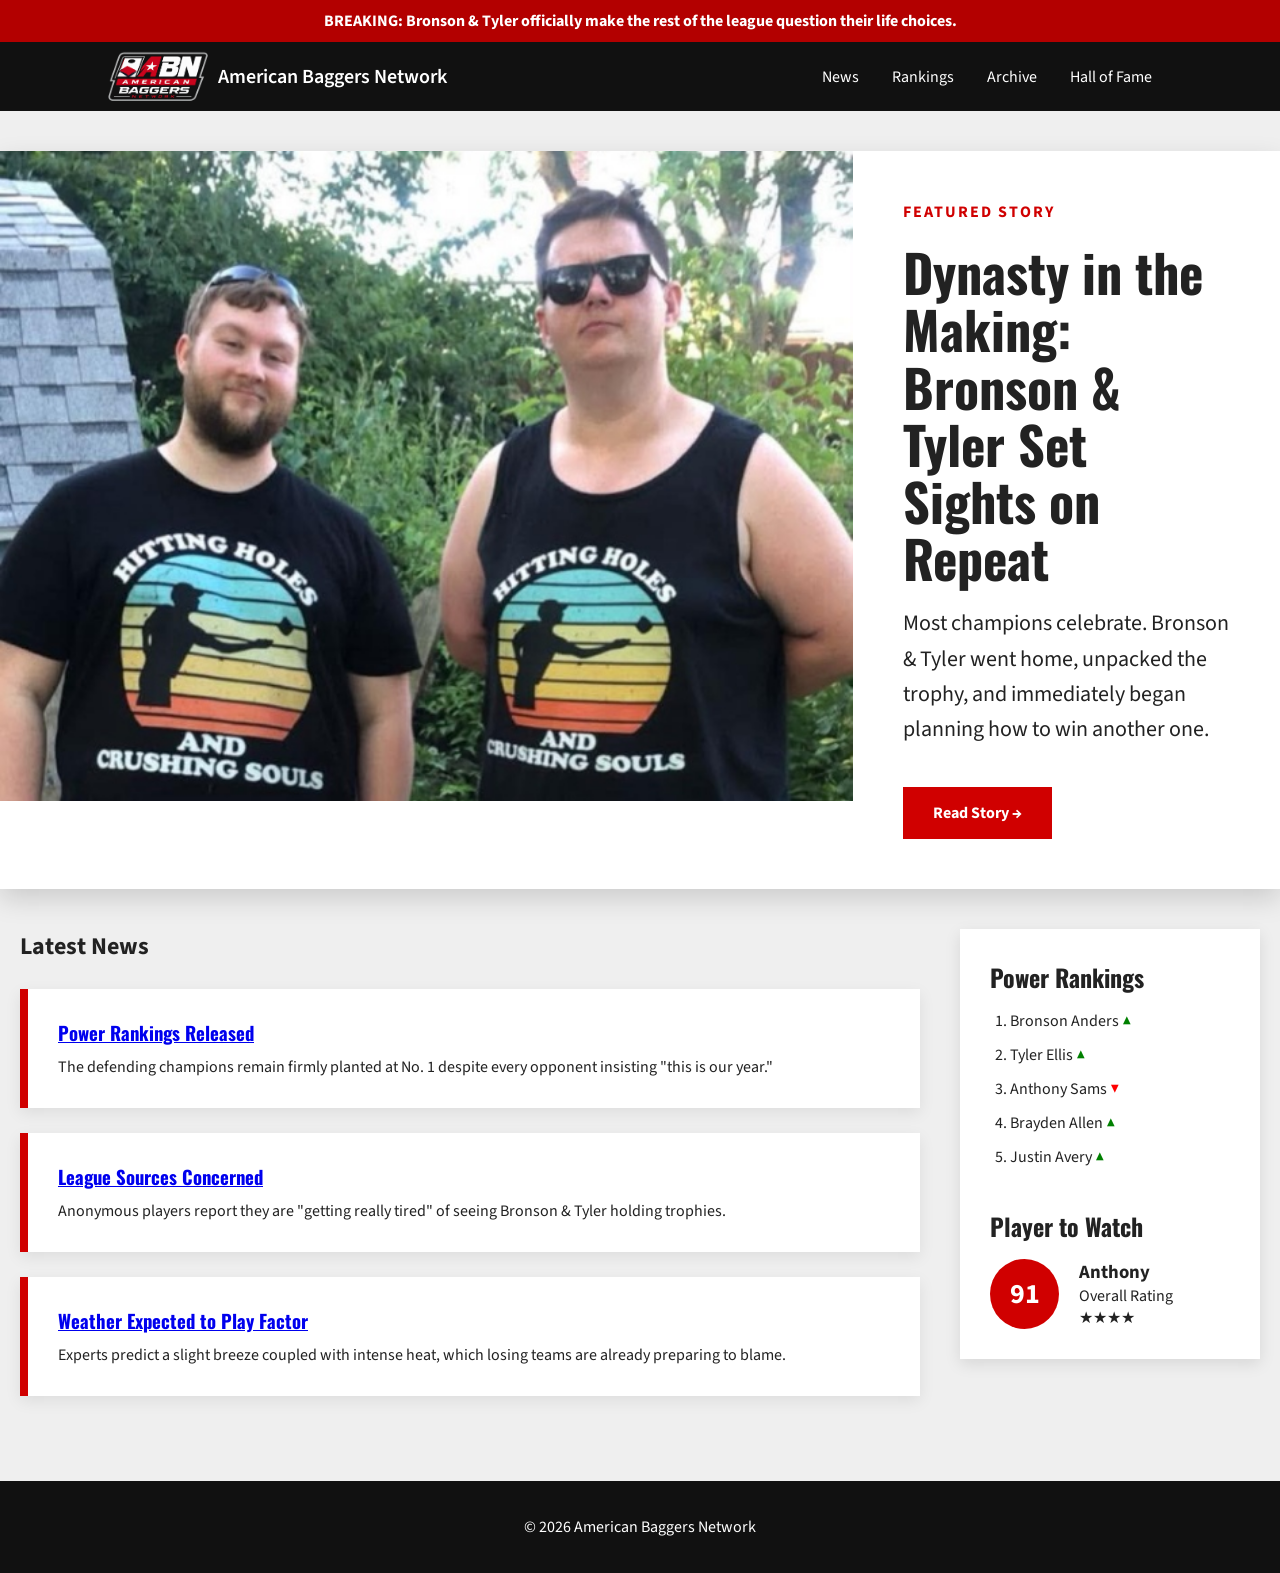
<file: index.html>
<!DOCTYPE html>
<html lang="en">
<head>

    <meta charset="UTF-8">
    <meta name="viewport" content="width=device-width, initial-scale=1.0">

    <title>American Baggers Network</title>

    <link rel="stylesheet" href="style.css">

    <!-- Google Font -->
    <link rel="preconnect" href="https://fonts.googleapis.com">
    <link rel="preconnect" href="https://fonts.gstatic.com" crossorigin>

    <link href="https://fonts.googleapis.com/css2?family=Oswald:wght@400;600;700&family=Source+Sans+3:wght@300;400;600&display=swap" rel="stylesheet">

</head>

<body>

<header>

    <div class="topbar">
        BREAKING:
        Bronson & Tyler officially make the rest of the league question their life choices.
    </div>

    <div class="navbar">

        <div class="logo">

            <img class="abn" src="img/logo.png" alt="ABN">

            <span class="fullname">
                American Baggers Network
            </span>

        </div>

        <nav>
            <a href="index.html">News</a>
            <a href="rankings.html">Rankings</a>
            <a href="archive.html">Archive</a>
            <a href="hof.html">Hall of Fame</a>
        </nav>

        </div>

</header>

<main>

<section class="hero">

    <img src="img/champions.png" alt="Champions">

    <div class="hero-text">

        <p class="category">FEATURED STORY</p>

        <h1>
            Dynasty in the Making:
            Bronson & Tyler Set Sights on Repeat
        </h1>

        <p class="summary">

            Most champions celebrate.

            Bronson & Tyler went home,
            unpacked the trophy,
            and immediately began planning
            how to win another one.

        </p>

        <a class="read-button" href="article.html">
            Read Story →
        </a>

    </div>

</section>

<section class="content">

<div class="main-column">

<h2>Latest News</h2>

<div class="news-card">

<h3><a href="rankings.html">Power Rankings Released</a></h3>

<p>
The defending champions remain firmly planted at No. 1 despite
every opponent insisting "this is our year."
</p>

</div>

<div class="news-card">

<h3><a href="archive.html">League Sources Concerned</a></h3>

<p>
Anonymous players report they are "getting really tired"
of seeing Bronson & Tyler holding trophies.
</p>

</div>

<div class="news-card">

<h3><a href="hof.html">Weather Expected to Play Factor</a></h3>

<p>
Experts predict a slight breeze coupled with intense heat,
which losing teams are already preparing to blame.
</p>

</div>

</div>

<aside>

<h2>Power Rankings</h2>

<ol>

<li>Bronson Anders <span class="up-arrow">▲</span></li>

<li>Tyler Ellis <span class="up-arrow">▲</span></li>

<li>Anthony Sams <span class="down-arrow">▼</span></li>

<li>Brayden Allen <span class="up-arrow">▲</span></li>

<li>Justin Avery <span class="up-arrow">▲</span></li>

</ol>

<h2>Player to Watch</h2>

<div class="player">

<div class="rating">

91

</div>

<div>

<h3>Anthony</h3>

<p>
Overall Rating

★★★★

</p>

</div>

</div>

</aside>

</section>

</main>

<footer>

<p>

© 2026 American Baggers Network

</p>

</footer>

</body>
</html>
</file>
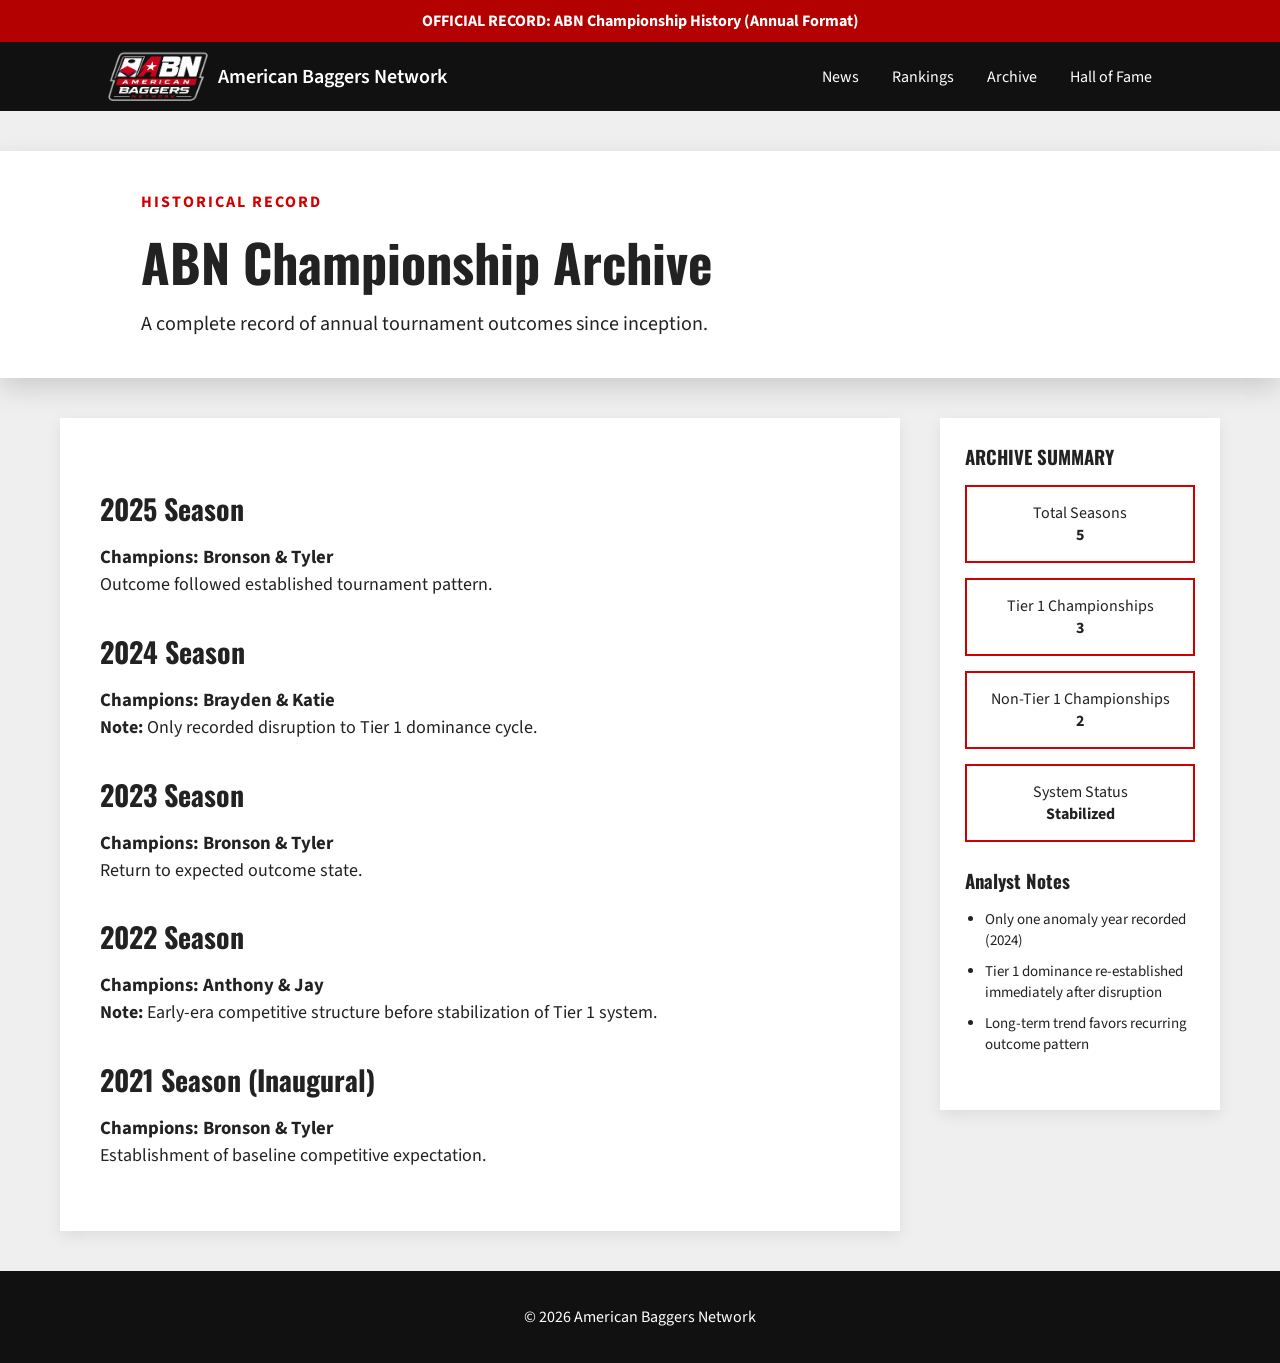
<file: archive.html>
<!DOCTYPE html>
<html lang="en">

<head>
    <meta charset="UTF-8">
    <title>ABN Archive - Championship History</title>
    <meta name="viewport" content="width=device-width, initial-scale=1.0">

    <link rel="stylesheet" href="style.css">

    <link href="https://fonts.googleapis.com/css2?family=Oswald:wght@400;600;700&family=Source+Sans+3:wght@300;400;600&display=swap" rel="stylesheet">
</head>

<body>

<header>

    <div class="topbar">
        OFFICIAL RECORD: ABN Championship History (Annual Format)
    </div>

    <div class="navbar">

        <div class="logo">
            <img class="abn" src="img/logo.png" alt="ABN">
            <span class="fullname">American Baggers Network</span>
        </div>

        <nav>
            <a href="index.html">News</a>
            <a href="rankings.html">Rankings</a>
            <a href="archive.html">Archive</a>
            <a href="hof.html">Hall of Fame</a>
        </nav>

    </div>

</header>

<section class="hero">

    <div class="hero-text" style="padding:40px; max-width:1200px; margin:auto;">

        <p class="category">HISTORICAL RECORD</p>

        <h1 style="font-family:Oswald; font-size:52px;">
            ABN Championship Archive
        </h1>

        <p style="font-size:20px; margin-top:10px;">
            A complete record of annual tournament outcomes since inception.
        </p>

    </div>

</section>

<main class="article-container">

    <section class="article-body">

        <h2>2025 Season</h2>
        <div class="rank-card top">
            <h3>Champions: Bronson & Tyler</h3>
            <p>Outcome followed established tournament pattern.</p>
        </div>

        <h2>2024 Season</h2>
        <div class="rank-card">
            <h3>Champions: Brayden & Katie</h3>
            <p><b>Note:</b> Only recorded disruption to Tier 1 dominance cycle.</p>
        </div>

        <h2>2023 Season</h2>
        <div class="rank-card top">
            <h3>Champions: Bronson & Tyler</h3>
            <p>Return to expected outcome state.</p>
        </div>

        <h2>2022 Season</h2>
        <div class="rank-card">
            <h3>Champions: Anthony & Jay</h3>
            <p><b>Note:</b> Early-era competitive structure before stabilization of Tier 1 system.</p>
        </div>

        <h2>2021 Season (Inaugural)</h2>
        <div class="rank-card top">
            <h3>Champions: Bronson & Tyler</h3>
            <p>Establishment of baseline competitive expectation.</p>
        </div>

    </section>

    <aside class="article-sidebar">

        <h3>ARCHIVE SUMMARY</h3>

        <div class="stat-box">
            <p>Total Seasons</p>
            <b>5</b>
        </div>

        <div class="stat-box">
            <p>Tier 1 Championships</p>
            <b>3</b>
        </div>

        <div class="stat-box">
            <p>Non-Tier 1 Championships</p>
            <b>2</b>
        </div>

        <div class="stat-box">
            <p>System Status</p>
            <b>Stabilized</b>
        </div>

        <h3 style="margin-top:25px;">Analyst Notes</h3>

        <ul>
            <li>Only one anomaly year recorded (2024)</li>
            <li>Tier 1 dominance re-established immediately after disruption</li>
            <li>Long-term trend favors recurring outcome pattern</li>
        </ul>

    </aside>

</main>

<footer>
    <p>© 2026 American Baggers Network</p>
</footer>

</body>
</html>
</file>
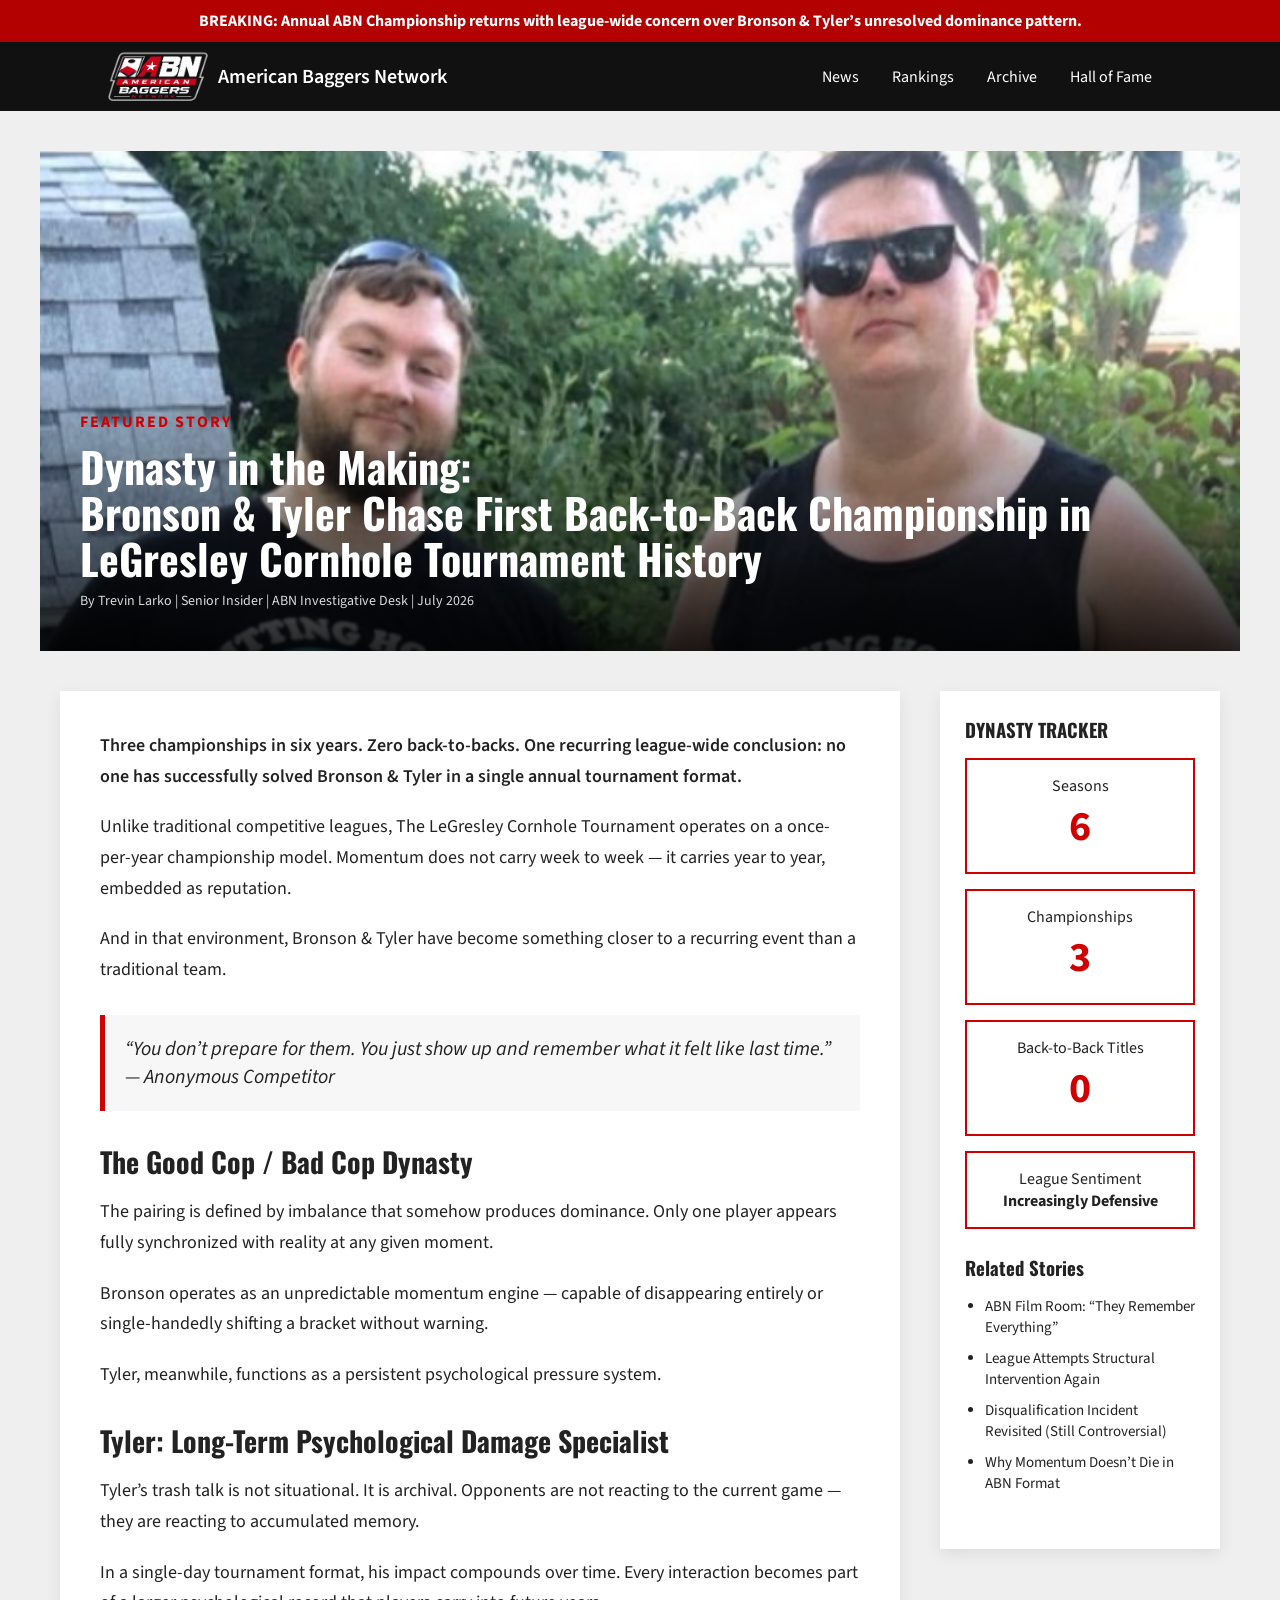
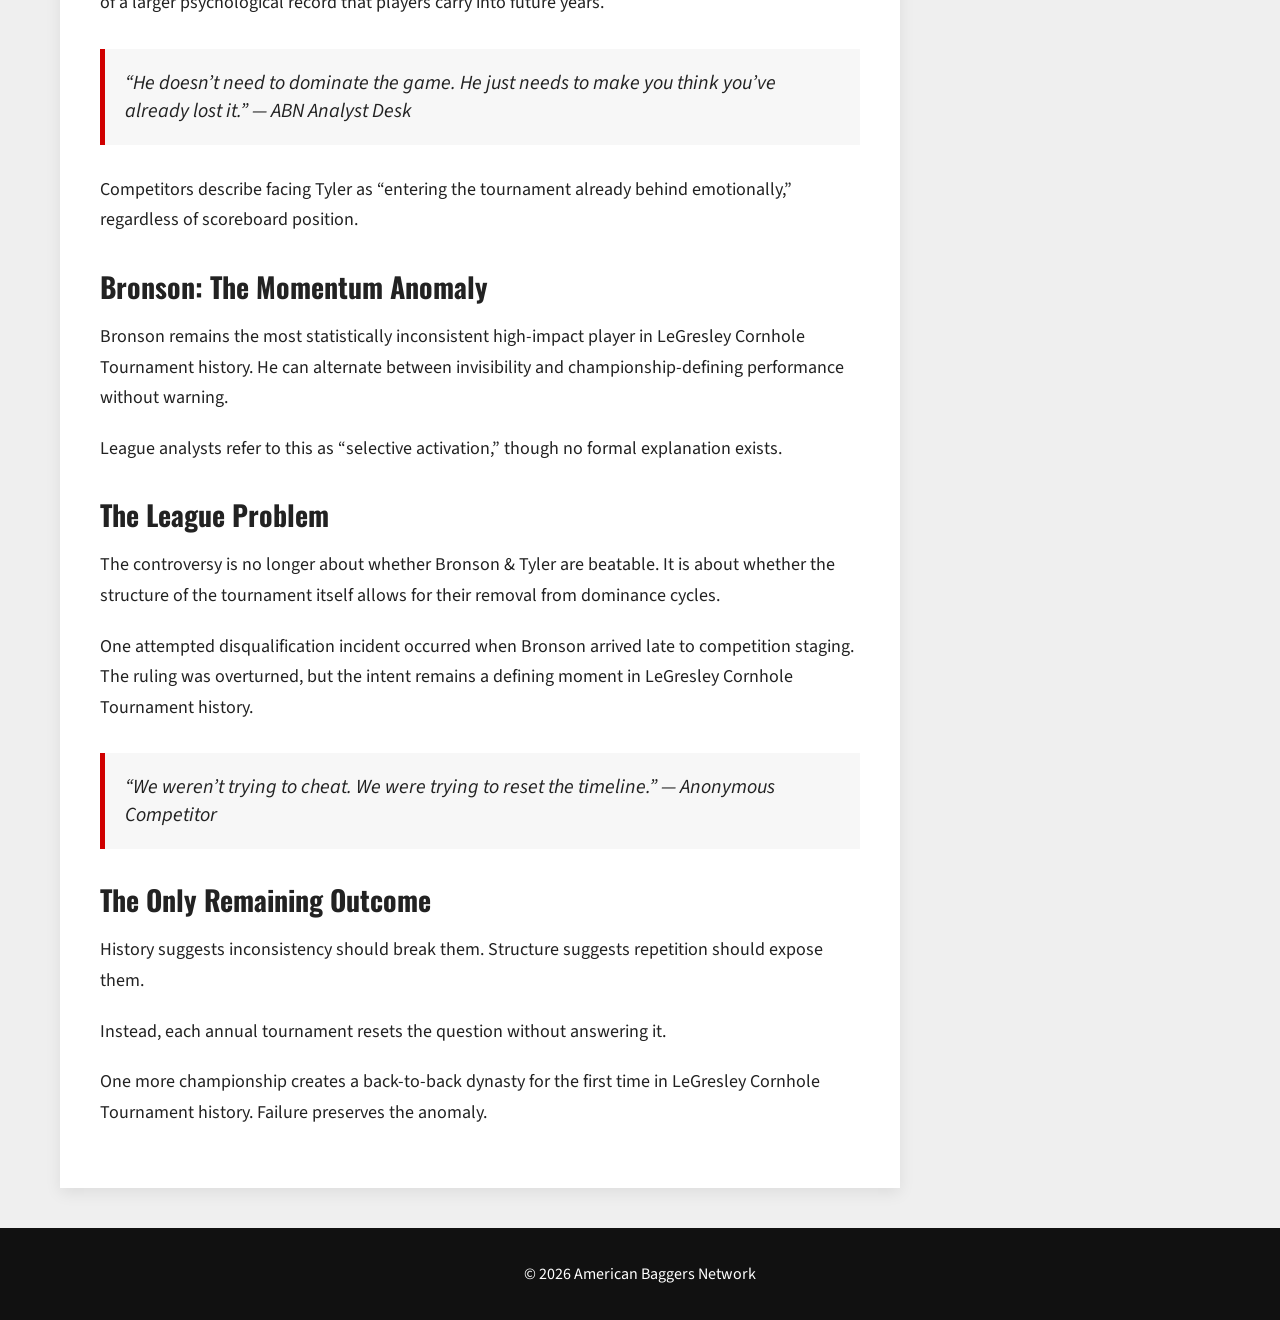
<file: article.html>
<!DOCTYPE html>
<html lang="en">

<head>
    <meta charset="UTF-8">
    <title>Dynasty in the Making - ABN</title>
    <meta name="viewport" content="width=device-width, initial-scale=1.0">

    <link rel="stylesheet" href="style.css">

    <!-- Fonts -->
    <link rel="preconnect" href="https://fonts.googleapis.com">
    <link rel="preconnect" href="https://fonts.gstatic.com" crossorigin>

    <link href="https://fonts.googleapis.com/css2?family=Oswald:wght@400;600;700&family=Source+Sans+3:wght@300;400;600&display=swap" rel="stylesheet">
</head>

<body>

<header>

    <div class="topbar">
        BREAKING: Annual ABN Championship returns with league-wide concern over Bronson & Tyler’s unresolved dominance pattern.
    </div>

    <div class="navbar">

        <div class="logo">
            <img class="abn" src="img/logo.png" alt="ABN">
            <span class="fullname">American Baggers Network</span>
        </div>

        <nav>
            <a href="index.html">News</a>
            <a href="rankings.html">Rankings</a>
            <a href="archive.html">Archive</a>
            <a href="hof.html">Hall of Fame</a>
        </nav>

    </div>

</header>

<!-- HERO -->
<div class="article-hero">

    <img src="img/champions.png" alt="Champions">

    <div class="article-hero-text">

        <p class="category">FEATURED STORY</p>

        <h1>
            Dynasty in the Making:<br>
            Bronson & Tyler Chase First Back-to-Back Championship in LeGresley Cornhole Tournament History
        </h1>

        <div class="meta">
            By Trevin Larko | Senior Insider | ABN Investigative Desk | July 2026
        </div>

    </div>

</div>

<!-- MAIN -->
<main class="article-container">

    <article class="article-body">

        <p class="lead">
            Three championships in six years. Zero back-to-backs. One recurring league-wide conclusion:
            no one has successfully solved Bronson & Tyler in a single annual tournament format.
        </p>

        <p>
            Unlike traditional competitive leagues, The LeGresley Cornhole Tournament operates on a once-per-year championship model.
            Momentum does not carry week to week — it carries year to year, embedded as reputation.
        </p>

        <p>
            And in that environment, Bronson & Tyler have become something closer to a recurring event
            than a traditional team.
        </p>

        <div class="quote">
            “You don’t prepare for them.  
            You just show up and remember what it felt like last time.” — Anonymous Competitor
        </div>

        <h2>The Good Cop / Bad Cop Dynasty</h2>

        <p>
            The pairing is defined by imbalance that somehow produces dominance.
            Only one player appears fully synchronized with reality at any given moment.
        </p>

        <p>
            Bronson operates as an unpredictable momentum engine — capable of disappearing entirely
            or single-handedly shifting a bracket without warning.
        </p>

        <p>
            Tyler, meanwhile, functions as a persistent psychological pressure system.
        </p>

        <h2>Tyler: Long-Term Psychological Damage Specialist</h2>

        <p>
            Tyler’s trash talk is not situational. It is archival.
            Opponents are not reacting to the current game — they are reacting to accumulated memory.
        </p>

        <p>
            In a single-day tournament format, his impact compounds over time.
            Every interaction becomes part of a larger psychological record that players carry into future years.
        </p>

        <div class="quote">
            “He doesn’t need to dominate the game.  
            He just needs to make you think you’ve already lost it.” — ABN Analyst Desk
        </div>

        <p>
            Competitors describe facing Tyler as “entering the tournament already behind emotionally,”
            regardless of scoreboard position.
        </p>

        <h2>Bronson: The Momentum Anomaly</h2>

        <p>
            Bronson remains the most statistically inconsistent high-impact player in LeGresley Cornhole Tournament history.
            He can alternate between invisibility and championship-defining performance without warning.
        </p>

        <p>
            League analysts refer to this as “selective activation,” though no formal explanation exists.
        </p>

        <h2>The League Problem</h2>

        <p>
            The controversy is no longer about whether Bronson & Tyler are beatable.
            It is about whether the structure of the tournament itself allows for their removal from dominance cycles.
        </p>

        <p>
            One attempted disqualification incident occurred when Bronson arrived late to competition staging.
            The ruling was overturned, but the intent remains a defining moment in LeGresley Cornhole Tournament history.
        </p>

        <div class="quote">
            “We weren’t trying to cheat.  
            We were trying to reset the timeline.” — Anonymous Competitor
        </div>

        <h2>The Only Remaining Outcome</h2>

        <p>
            History suggests inconsistency should break them.
            Structure suggests repetition should expose them.
        </p>

        <p>
            Instead, each annual tournament resets the question without answering it.
        </p>

        <p>
            One more championship creates a back-to-back dynasty for the first time in LeGresley Cornhole Tournament history.
            Failure preserves the anomaly.
        </p>

    </article>

    <!-- SIDEBAR -->
    <aside class="article-sidebar">

        <h3>DYNASTY TRACKER</h3>

        <div class="stat-box">
            <p>Seasons</p>
            <div class="big-rating">6</div>
        </div>

        <div class="stat-box">
            <p>Championships</p>
            <div class="big-rating">3</div>
        </div>

        <div class="stat-box">
            <p>Back-to-Back Titles</p>
            <div class="big-rating">0</div>
        </div>

        <div class="stat-box">
            <p>League Sentiment</p>
            <p><b>Increasingly Defensive</b></p>
        </div>

        <h3 style="margin-top:25px;">Related Stories</h3>

        <ul>
            <li>ABN Film Room: “They Remember Everything”</li>
            <li>League Attempts Structural Intervention Again</li>
            <li>Disqualification Incident Revisited (Still Controversial)</li>
            <li>Why Momentum Doesn’t Die in ABN Format</li>
        </ul>

    </aside>

</main>

<footer>
    <p>© 2026 American Baggers Network</p>
</footer>

</body>
</html>
</file>
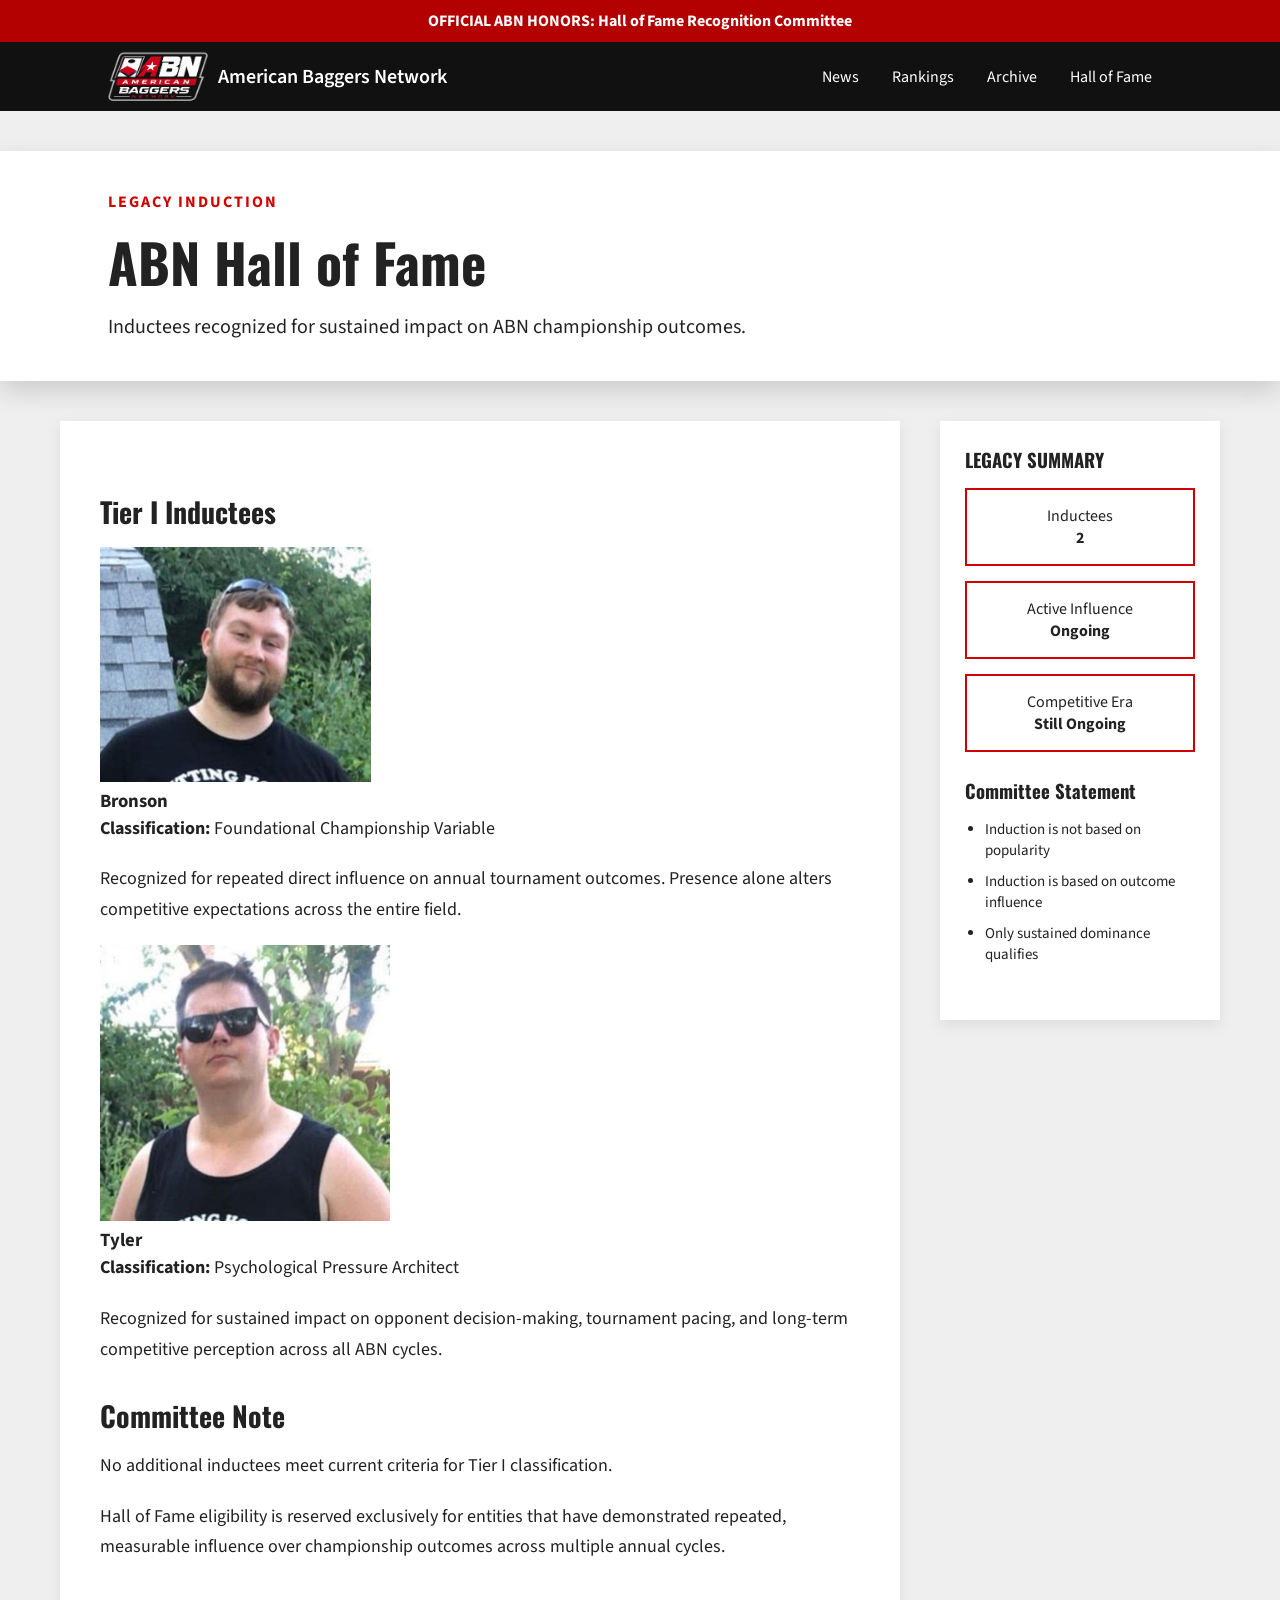
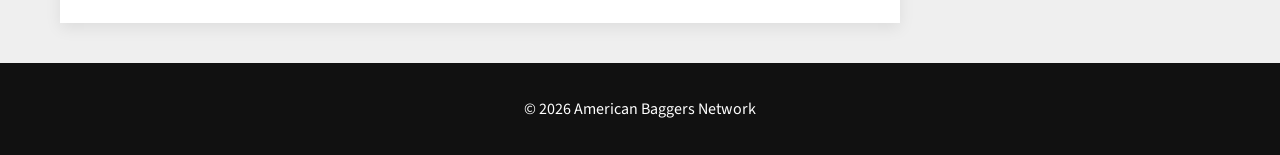
<file: hof.html>
<!DOCTYPE html>
<html lang="en">

<head>
    <meta charset="UTF-8">
    <title>ABN Hall of Fame</title>
    <meta name="viewport" content="width=device-width, initial-scale=1.0">

    <link rel="stylesheet" href="style.css">

    <link href="https://fonts.googleapis.com/css2?family=Oswald:wght@400;600;700&family=Source+Sans+3:wght@300;400;600&display=swap" rel="stylesheet">
</head>

<body>

<header>

    <div class="topbar">
        OFFICIAL ABN HONORS: Hall of Fame Recognition Committee
    </div>

    <div class="navbar">

        <div class="logo">
            <img class="abn" src="img/logo.png" alt="ABN">
            <span class="fullname">American Baggers Network</span>
        </div>

        <nav>
            <a href="index.html">News</a>
            <a href="rankings.html">Rankings</a>
            <a href="archive.html">Archive</a>
            <a href="hof.html">Hall of Fame</a>
        </nav>

    </div>

</header>

<section class="hero">

    <div class="hero-text" style="padding:40px; max-width:1200px; margin:auto;">

        <p class="category">LEGACY INDUCTION</p>

        <h1 style="font-family:Oswald; font-size:54px;">
            ABN Hall of Fame
        </h1>

        <p style="font-size:20px; margin-top:10px;">
            Inductees recognized for sustained impact on ABN championship outcomes.
        </p>

    </div>

</section>

<main class="article-container">

    <section class="article-body">

        <h2>Tier I Inductees</h2>

        <div class="rank-card top">

            <img src="img/bronson.png" alt="Bronson">

            <h3>Bronson</h3>

            <p><b>Classification:</b> Foundational Championship Variable</p>

            <p>
                Recognized for repeated direct influence on annual tournament outcomes.
                Presence alone alters competitive expectations across the entire field.
            </p>

        </div>

        <div class="rank-card top">

            <img src="img/tyler.png" alt="Tyler">

            <h3>Tyler</h3>

            <p><b>Classification:</b> Psychological Pressure Architect</p>

            <p>
                Recognized for sustained impact on opponent decision-making, tournament pacing,
                and long-term competitive perception across all ABN cycles.
            </p>

        </div>

        <h2>Committee Note</h2>

        <div class="rank-card">

            <p>
                No additional inductees meet current criteria for Tier I classification.
            </p>

            <p>
                Hall of Fame eligibility is reserved exclusively for entities that have demonstrated
                repeated, measurable influence over championship outcomes across multiple annual cycles.
            </p>

        </div>

    </section>

    <aside class="article-sidebar">

        <h3>LEGACY SUMMARY</h3>

        <div class="stat-box">
            <p>Inductees</p>
            <b>2</b>
        </div>

        <div class="stat-box">
            <p>Active Influence</p>
            <b>Ongoing</b>
        </div>

        <div class="stat-box">
            <p>Competitive Era</p>
            <b>Still Ongoing</b>
        </div>

        <h3 style="margin-top:25px;">Committee Statement</h3>

        <ul>
            <li>Induction is not based on popularity</li>
            <li>Induction is based on outcome influence</li>
            <li>Only sustained dominance qualifies</li>
        </ul>

    </aside>

</main>

<footer>
    <p>© 2026 American Baggers Network</p>
</footer>

</body>
</html>
</file>
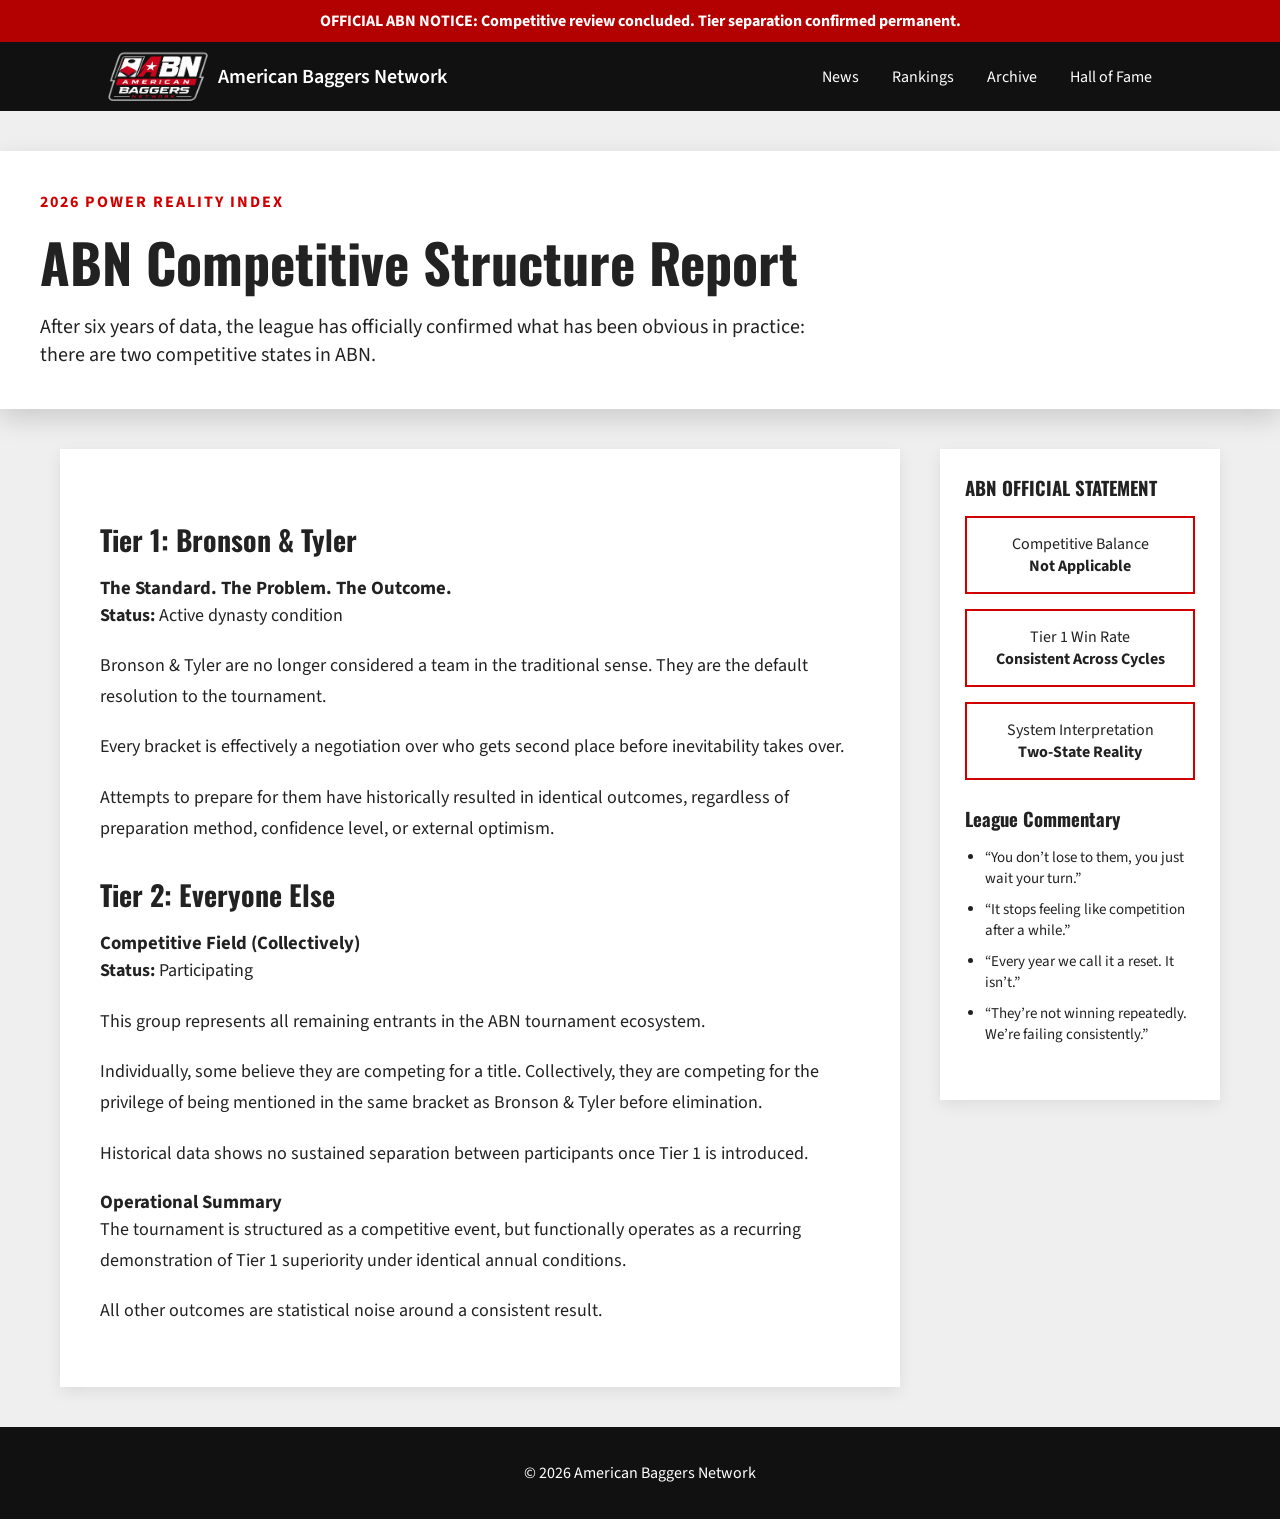
<file: rankings.html>
<!DOCTYPE html>
<html lang="en">

<head>
    <meta charset="UTF-8">
    <title>ABN Power Rankings 2026</title>
    <meta name="viewport" content="width=device-width, initial-scale=1.0">

    <link rel="stylesheet" href="style.css">

    <link href="https://fonts.googleapis.com/css2?family=Oswald:wght@400;600;700&family=Source+Sans+3:wght@300;400;600&display=swap" rel="stylesheet">
</head>

<body>

<header>

    <div class="topbar">
        OFFICIAL ABN NOTICE: Competitive review concluded. Tier separation confirmed permanent.
    </div>

    <div class="navbar">

        <div class="logo">
            <img class="abn" src="img/logo.png" alt="ABN">
            <span class="fullname">American Baggers Network</span>
        </div>

        <nav>
            <a href="index.html">News</a>
            <a href="rankings.html">Rankings</a>
            <a href="archive.html">Archive</a>
            <a href="hof.html">Hall of Fame</a>
        </nav>

    </div>

</header>

<section class="hero">

    <div class="hero-text" style="padding:40px; max-width:1200px; margin:auto;">

        <p class="category">2026 POWER REALITY INDEX</p>

        <h1 style="font-family:Oswald; font-size:54px;">
            ABN Competitive Structure Report
        </h1>

        <p style="font-size:20px; margin-top:10px;">
            After six years of data, the league has officially confirmed what has been obvious in practice:
            there are two competitive states in ABN.
        </p>

    </div>

</section>

<main class="article-container">

    <section class="article-body">

        <h2>Tier 1: Bronson & Tyler</h2>

        <div class="rank-card top">

            <h3>The Standard. The Problem. The Outcome.</h3>

            <p><b>Status:</b> Active dynasty condition</p>

            <p>
                Bronson & Tyler are no longer considered a team in the traditional sense.
                They are the default resolution to the tournament.
            </p>

            <p>
                Every bracket is effectively a negotiation over who gets second place before
                inevitability takes over.
            </p>

            <p>
                Attempts to prepare for them have historically resulted in identical outcomes,
                regardless of preparation method, confidence level, or external optimism.
            </p>

        </div>

        <h2>Tier 2: Everyone Else</h2>

        <div class="rank-card">

            <h3>Competitive Field (Collectively)</h3>

            <p><b>Status:</b> Participating</p>

            <p>
                This group represents all remaining entrants in the ABN tournament ecosystem.
            </p>

            <p>
                Individually, some believe they are competing for a title.
                Collectively, they are competing for the privilege of being mentioned in the same bracket
                as Bronson & Tyler before elimination.
            </p>

            <p>
                Historical data shows no sustained separation between participants once Tier 1 is introduced.
            </p>

        </div>

        <div class="rank-card">

            <h3>Operational Summary</h3>

            <p>
                The tournament is structured as a competitive event, but functionally operates as a
                recurring demonstration of Tier 1 superiority under identical annual conditions.
            </p>

            <p>
                All other outcomes are statistical noise around a consistent result.
            </p>

        </div>

    </section>

    <aside class="article-sidebar">

        <h3>ABN OFFICIAL STATEMENT</h3>

        <div class="stat-box">
            <p>Competitive Balance</p>
            <b>Not Applicable</b>
        </div>

        <div class="stat-box">
            <p>Tier 1 Win Rate</p>
            <b>Consistent Across Cycles</b>
        </div>

        <div class="stat-box">
            <p>System Interpretation</p>
            <b>Two-State Reality</b>
        </div>

        <h3 style="margin-top:25px;">League Commentary</h3>

        <ul>
            <li>“You don’t lose to them, you just wait your turn.”</li>
            <li>“It stops feeling like competition after a while.”</li>
            <li>“Every year we call it a reset. It isn’t.”</li>
            <li>“They’re not winning repeatedly. We’re failing consistently.”</li>
        </ul>

    </aside>

</main>

<footer>
    <p>© 2026 American Baggers Network</p>
</footer>

</body>
</html>
</file>
<file: style.css>
*{
    margin: 0;
    padding: 0;
    box-sizing: border-box;
}

body{
    font-family: 'Source Sans 3', sans-serif;
    background: #efefef;
    color: #222;

}

.topbar{
    background: #b30000;
    color: white;
    text-align: center;
    padding: 10px;
    font-weight: bold;

}

.navbar{
    background: #111;
    color: white;
    display: flex;
    flex-wrap: wrap;
    justify-content: space-between;
    align-items: center;
    padding: 20px 10%;

}

.logo{
    display: flex;
    align-items: center;
    flex-wrap: wrap;

}

.abn{
    max-width: 60px;
    margin-right: 30px;
    object-fit: contain;
    transform: scale(1.69);

}

.fullname{
    font-size: 20px;
    font-weight: 600;

}

nav a{
    color: white;
    text-decoration: none;
    margin-left: 30px;
    transition: .2s;

}

nav a:hover{
    color: #d00000;

}

.up-arrow{
    color: green;

}

.down-arrow{
    color: red;

}

.hero{
    max-width: 1400px;
    margin: 40px auto;
    background: white;
    display: grid;
    grid-template-columns: 2fr 1fr;
    box-shadow: 0 10px 25px rgba(0,0,0,.15);

}

.hero img{
    width: 100%;
    height: 650px;
    object-fit: cover;
    object-position: center top;
}

.hero-text{
    padding: 50px;

}

.category{
    color: #d00000;
    font-weight: bold;
    letter-spacing: 2px;

}

.hero h1{
    font-family: Oswald;
    font-size: 52px;
    margin: 20px 0;
    line-height: 1.1;

}

.summary{
    font-size: 22px;
    line-height: 1.6;
    margin-bottom: 40px;

}

.read-button{
    display: inline-block;
    background: #d00000;
    color: white;
    text-decoration: none;
    padding: 15px 30px;
    font-weight: bold;

}


.article-hero{
    position: relative;
    max-width: 1200px;
    margin: 40px auto;
}

.article-hero img{
    width: 100%;
    height: 500px;
    object-fit: cover;
    object-position: center 10%;
    display: block;
}

.article-hero-text{
    position: absolute;
    bottom: 0;
    left: 0;
    right: 0;
    padding: 40px;
    background: linear-gradient(to top, rgba(0,0,0,0.85), transparent);
    color: white;
}

.article-hero h1{
    font-family: Oswald;
    font-size: 42px;
    margin-top: 10px;
    line-height: 1.1;
}

.meta{
    margin-top: 10px;
    font-size: 14px;
    opacity: 0.85;
}

/* MAIN LAYOUT */
.article-container{
    max-width: 1200px;
    margin: 40px auto;
    display: grid;
    grid-template-columns: 3fr 1fr;
    gap: 40px;
    padding: 0 20px;
}

/* ARTICLE BODY */
.article-body{
    background:white;
    padding:40px;
    box-shadow:0 5px 15px rgba(0,0,0,0.08);
}

.article-body p{
    margin-bottom:20px;
    line-height:1.7;
    font-size:18px;
}

.lead{
    font-size:22px;
    font-weight:600;
}

.article-body h2{
    font-family:Oswald;
    margin:30px 0 15px;
    font-size:28px;
}

/* QUOTES */
.quote{
    border-left:5px solid #d00000;
    padding:20px;
    margin:30px 0;
    font-style:italic;
    font-size:20px;
    background:#f7f7f7;
}

/* SIDEBAR */
.article-sidebar{
    background:white;
    padding:25px;
    height:fit-content;
    box-shadow:0 5px 15px rgba(0,0,0,0.08);
}

.article-sidebar h3{
    font-family:Oswald;
    margin-bottom:15px;
}

.article-sidebar ul{
    padding-left:20px;
    margin-bottom:30px;
}

.article-sidebar li{
    margin-bottom:10px;
    font-size:15px;
}

/* STATS BOX */
.stat-box{
    text-align:center;
    padding:15px;
    border:2px solid #d00000;
    margin-bottom:15px;
}

.big-rating{
    font-size:42px;
    font-weight:bold;
    color:#d00000;
}

.content{
    max-width: 1400px;
    margin: auto;
    display: grid;
    grid-template-columns: 3fr 1fr;
    gap: 40px;
    padding: 0 20px;
    padding-bottom: 60px;

}

.main-column{

}

.news-card{

    background:white;

    padding:30px;

    margin:25px 0;

    border-left:8px solid #d00000;

    box-shadow:0 5px 15px rgba(0,0,0,.08);

}

.news-card h3{

    font-family:Oswald;

    margin-bottom:10px;

}

aside{

    background:white;

    padding:30px;

    box-shadow:0 5px 15px rgba(0,0,0,.1);

    height:fit-content;

}

aside h2{

    font-family:Oswald;

    margin-bottom:15px;

}

aside ol{

    margin-left:20px;

    margin-bottom:40px;

}

aside li{

    margin-bottom:12px;

}

.player{

    display:flex;

    align-items:center;

}

.rating{

    width:70px;

    height:70px;

    border-radius:50%;

    background:#d00000;

    color:white;

    display:flex;

    justify-content:center;

    align-items:center;

    font-size:28px;

    font-weight:bold;

    margin-right:20px;

}

footer{

    background: #111;
    color: white;
    text-align: center;
    padding: 35px;

}

/* RESPONSIVE DESIGN */
@media (max-width: 1024px){
    .navbar{
        padding: 20px 5%;
    }

    nav a{
        margin-left: 15px;
    }

    .content, .article-container{
        grid-template-columns: 1fr;
        gap: 30px;
        padding: 0 15px;
    }

    .hero{
        grid-template-columns: 1fr;
        margin: 20px auto;
    }

    .hero img{
        height: 400px;
    }

    .hero-text{
        padding: 30px;
    }

    .hero h1{
        font-size: 36px;
    }

    .article-hero{
        display: flex;
        flex-direction: column;
    }

    .article-hero-text{
        position: static;
        background: white;
        padding: 25px;
        color: #222;
    }

    .article-hero h1{
        font-size: 28px;
    }

    .article-hero-text{
        padding: 25px;
    }
}

@media (max-width: 768px){
    .topbar{
        padding: 8px;
        font-size: 14px;
    }

    .navbar{
        padding: 15px 5%;
        flex-direction: column;
        gap: 15px;
    }

    .fullname{
        font-size: 16px;
    }

    nav{
        width: 100%;
        display: flex;
        flex-wrap: wrap;
        justify-content: center;
        gap: 15px;
    }

    nav a{
        margin-left: 0;
        font-size: 14px;
    }

    .hero{
        margin: 15px auto;
    }

    .hero img{
        height: 300px;
    }

    .hero-text{
        padding: 20px;
        display: flex;
        flex-direction: column;
    }

    .article-hero img{
        height: 300px;
    }

    .article-hero-text{
        position: static;
        background: white;
        padding: 15px;
        color: #222;
    }

    .article-hero h1{
        font-size: 22x auto;
    }

    .article-hero img{
        height: 300px;
    }

    .article-hero h1{
        font-size: 22px;
    }

    .article-hero-text{
        padding: 15px;
    }

    .article-body{
        padding: 20px;
    }

    .article-body p{
        font-size: 16px;
    }

    .article-body h2{
        font-size: 22px;
    }

    .article-sidebar{
        padding: 20px;
    }

    .content{
        padding: 0 10px;
        padding-bottom: 40px;
    }

    .news-card{
        padding: 20px;
        margin: 15px 0;
    }

    aside{
        padding: 20px;
    }

    .player{
        flex-direction: column;
        align-items: flex-start;
    }

    .rating{
        margin-right: 0;
        margin-bottom: 15px;
    }

    .rank-card{
        padding: 20px;
    }

    .rank-card h3{
        font-size: 20px;
    }

    .rank-card p{
        font-size: 14px;
    }
}

@media (max-width: 480px){
    .topbar{
        padding: 6px;
        font-size: 12px;
    }

    .abn{
        max-width: 40px;
        margin-right: 10px;
        transform: scale(1.3);
    }

    .fullname{
        font-size: 14px;
    }

    .navbar{
        padding: 10px 3%;
    }

    nav{
        gap: 10px;
    }

    nav a{
        font-size: 12px;
    }

    .hero{
        margin: 10px auto;
    }

    .hero img{
        height: 200px;
    }

    .hero-text{
        padding: 15px;
    }

    .hero h1{
        font-size: 22px;
        margin: 10px 0;
    }

    .summary{
        font-size: 14px;
        margin-bottom: 20px;
    }

    .read-button{
        padding: 12px 20px;
        font-size: 14px;
    }

    .article-hero{
        display: flex;
        flex-direction: column;
    }

    .article-hero img{
        height: 200px;
    }

    .article-hero-text{
        position: static;
        background: white;
        padding: 12px;
        color: #222;
    }

    .article-hero h1{
        font-size: 18px;
    }

    .article-body{
        padding: 15px;
    }

    .article-body p{
        font-size: 14px;
    }

    .article-body h2{
        font-size: 18px;
        margin: 20px 0 10px;
    }

    .quote{
        padding: 15px;
        font-size: 16px;
    }

    .content{
        padding: 0 8px;
    }

    .news-card{
        padding: 15px;
        margin: 10px 0;
    }

    .news-card h3{
        font-size: 16px;
    }

    .news-card p{
        font-size: 14px;
    }

    aside{
        padding: 15px;
    }

    aside h2{
        font-size: 18px;
    }

    aside ol{
        margin-left: 15px;
    }

    aside li{
        font-size: 14px;
    }

    .rating{
        width: 50px;
        height: 50px;
        font-size: 22px;
    }

    .rank-card{
        padding: 15px;
    }

    .rank-card h3{
        font-size: 16px;
    }

    .rank-card p{
        font-size: 13px;
    }

    footer{
        padding: 20px;
        font-size: 14px;
    }

    .stat-box{
        padding: 12px;
    }

    .big-rating{
        font-size: 32px;
    }

    .article-sidebar h3{
        font-size: 16px;
    }

    .article-sidebar li{
        font-size: 13px;
    }}
</file>
